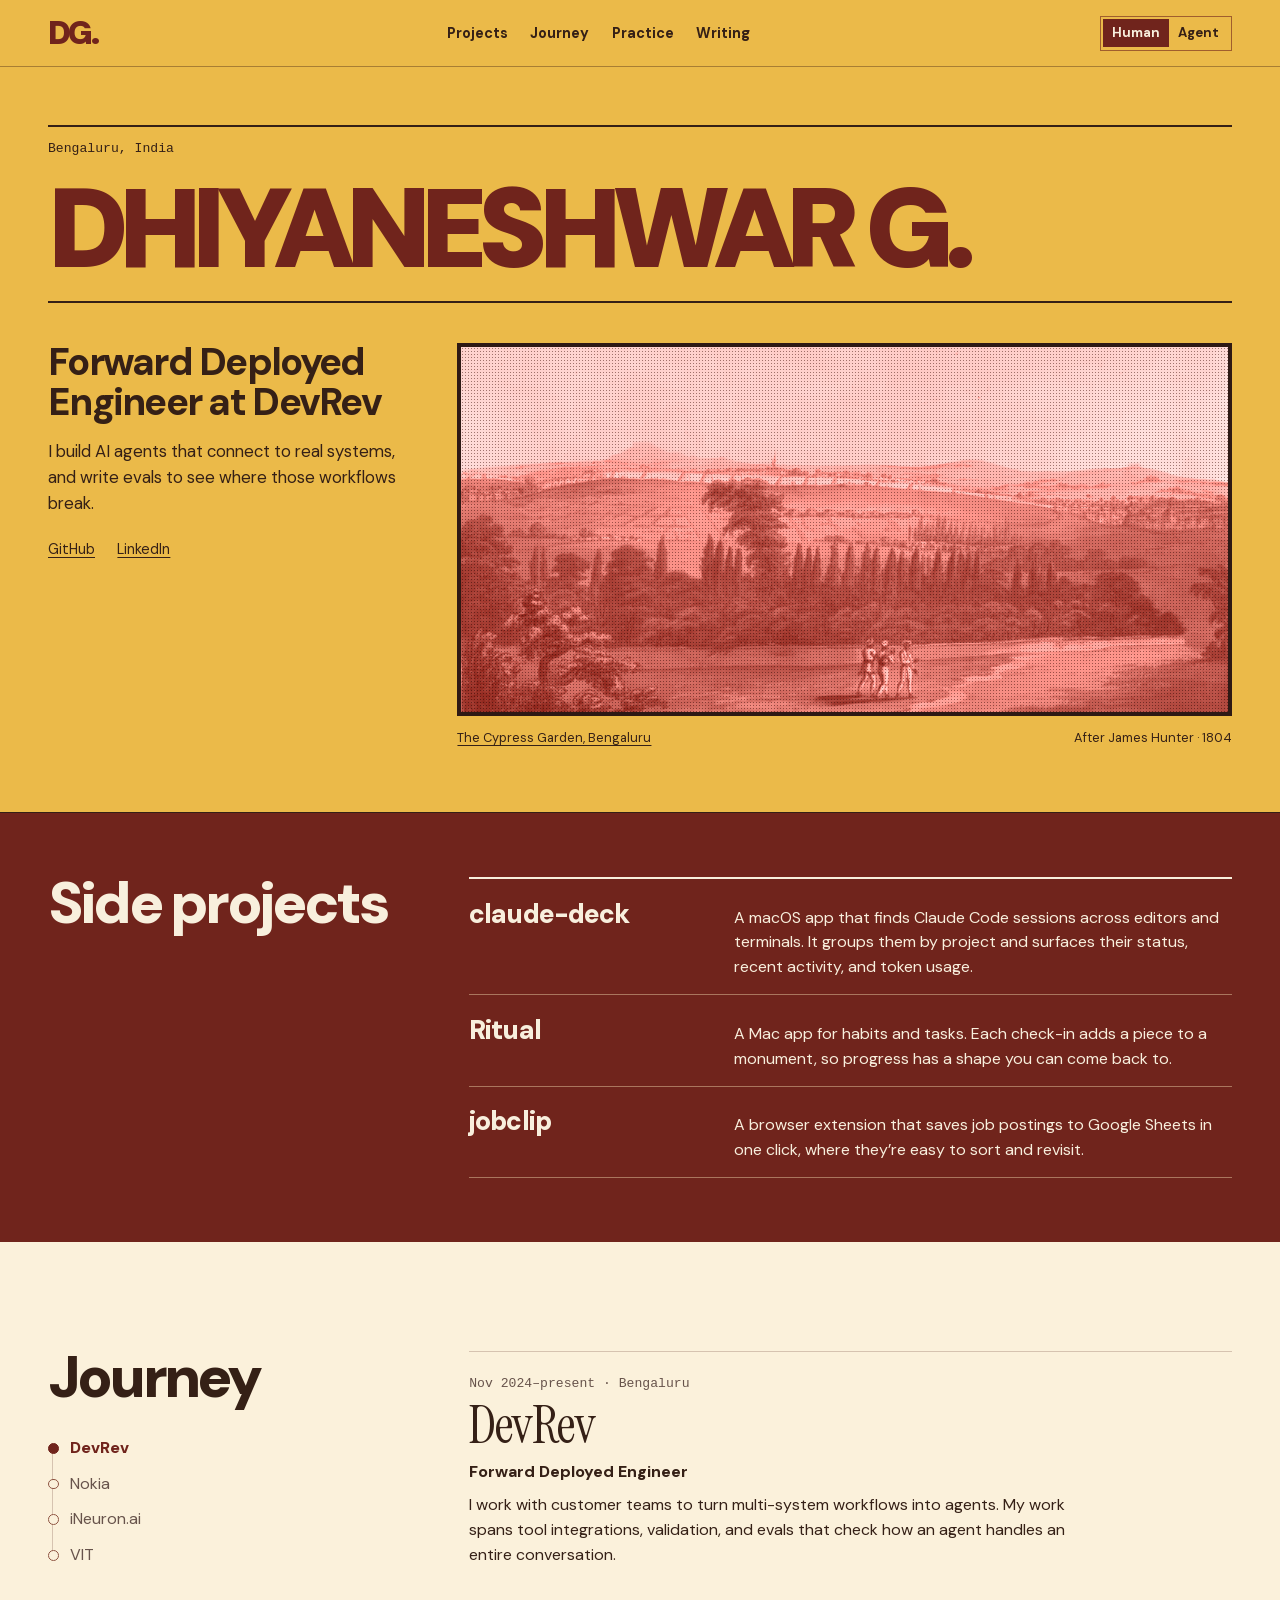
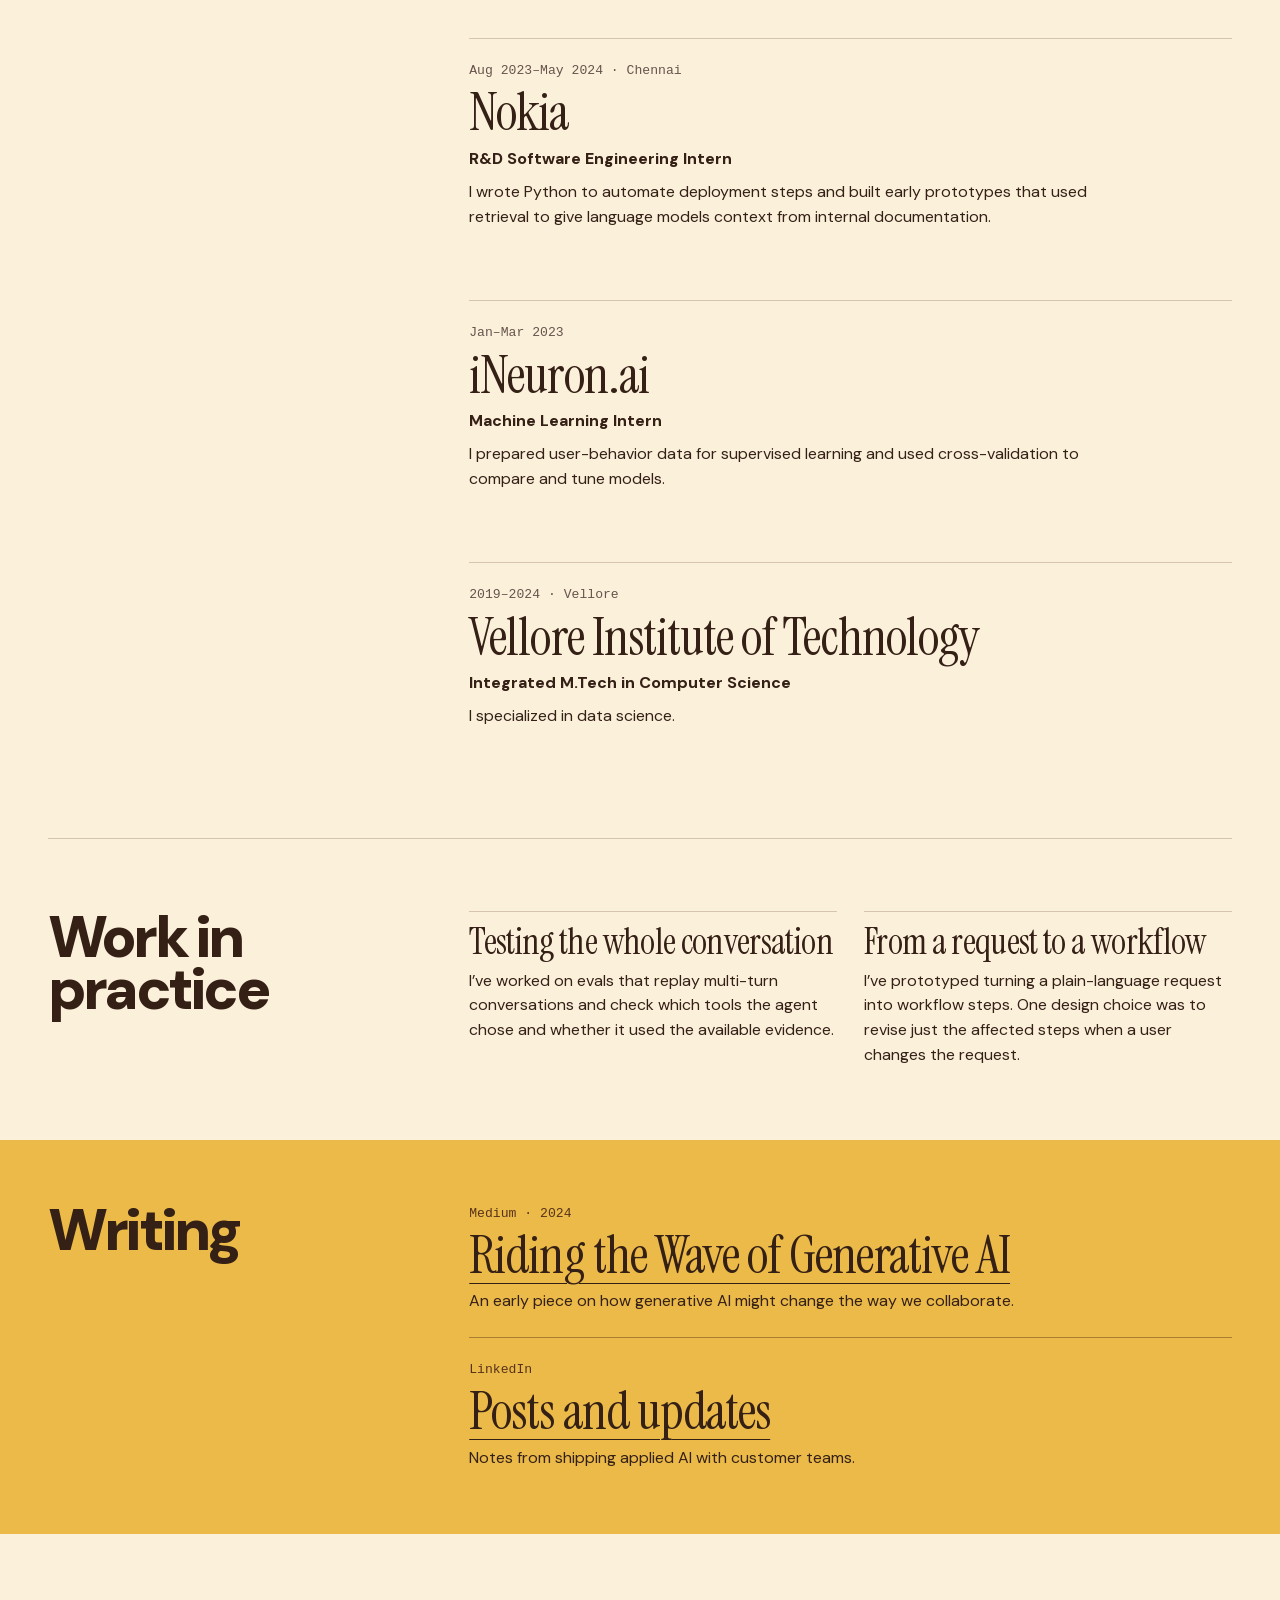
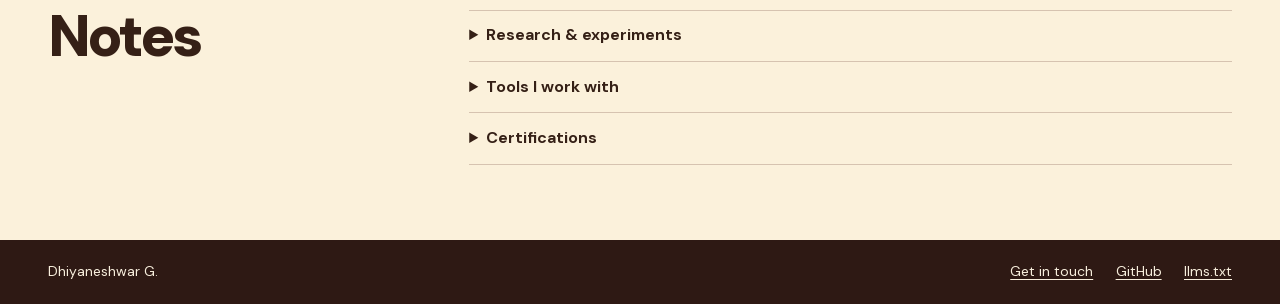
<file: index.html>
<!doctype html>
<html lang="en">
<head>
  <meta charset="utf-8">
  <meta name="viewport" content="width=device-width, initial-scale=1">
  <meta name="description" content="Dhiyaneshwar G., Forward Deployed Engineer at DevRev. AI agents, evals, and side projects.">
  <link rel="alternate" type="text/plain" href="llms.txt" title="Portfolio for LLMs">
  <link rel="icon" type="image/png" sizes="32x32" href="favicon-32.png">
  <link rel="icon" type="image/png" sizes="64x64" href="favicon-64.png">
  <link rel="stylesheet" href="style.css">
  <link rel="stylesheet" href="paperback.css">
  <title>Dhiyaneshwar G. — Portfolio</title>
</head>
<body class="paperback">
  <a class="skip" href="#main">Skip to content</a>
  <header class="masthead">
    <div class="wrap bar">
      <a class="signature" href="#top" aria-label="Dhiyaneshwar G., back to top">DG.</a>
      <nav class="sections" aria-label="Sections">
        <a href="#work">Projects</a><a href="#journey">Journey</a><a href="#research">Practice</a><a href="#writing">Writing</a>
      </nav>
      <nav class="view" aria-label="Portfolio view">
        <a href="./" aria-current="page">Human</a><a href="agent.html">Agent</a>
      </nav>
    </div>
  </header>
  <main id="main">
    <section class="cover" id="top" aria-labelledby="name">
      <div class="wrap cover-grid">
        <div class="paperback-title">
          <p class="place">Bengaluru, India</p>
          <h1 id="name">Dhiyaneshwar G.</h1>
        </div>
        <div class="cover-copy">
          <p class="role">Forward Deployed Engineer at DevRev</p>
          <p class="intro">I build AI agents that connect to real systems, and write evals to see where those workflows break.</p>
          <div class="cover-links"><a href="https://github.com/Dhiyaneshwar05">GitHub</a><a href="https://www.linkedin.com/in/dhiyanesh-g/">LinkedIn</a></div>
        </div>
        <figure class="cover-art">
          <div class="paperback-print" role="img" aria-label="An archival print of Bengaluru’s Cypress Garden, tinted oxblood with a halftone texture"></div>
          <figcaption><a href="https://commons.wikimedia.org/wiki/File:East_view_of_Bangalore,_with_the_cypress_garden,_from_a_pagoda..jpg">The Cypress Garden, Bengaluru</a><span>After James Hunter · 1804</span></figcaption>
        </figure>
      </div>
    </section>

    <section class="projects" id="work" aria-labelledby="projects-heading">
      <div class="wrap section-grid">
        <h2 id="projects-heading">Side projects</h2>
        <ul class="project-list">
          <li><a href="https://github.com/Dhiyaneshwar05/claude-deck"><strong>claude-deck</strong><span>A macOS app that finds Claude Code sessions across editors and terminals. It groups them by project and surfaces their status, recent activity, and token usage.</span></a></li>
          <li><a href="https://github.com/Dhiyaneshwar05/ritual"><strong>Ritual</strong><span>A Mac app for habits and tasks. Each check-in adds a piece to a monument, so progress has a shape you can come back to.</span></a></li>
          <li><a href="https://github.com/Dhiyaneshwar05/jobclip"><strong>jobclip</strong><span>A browser extension that saves job postings to Google Sheets in one click, where they’re easy to sort and revisit.</span></a></li>
        </ul>
      </div>
    </section>

    <section class="wrap section-grid journey" id="journey" aria-labelledby="journey-heading">
      <div class="journey-index">
        <h2 id="journey-heading">Journey</h2>
        <nav aria-label="Journey milestones">
          <ol>
            <li><a href="#devrev" aria-current="location">DevRev</a></li>
            <li><a href="#nokia">Nokia</a></li>
            <li><a href="#ineuron">iNeuron.ai</a></li>
            <li><a href="#vit">VIT</a></li>
          </ol>
        </nav>
      </div>
      <div class="chapters">
        <article id="devrev">
          <p class="dateline"><time datetime="2024-11">Nov 2024</time>–present · Bengaluru</p>
          <h3>DevRev</h3>
          <p class="chapter-role">Forward Deployed Engineer</p>
          <p>I work with customer teams to turn multi-system workflows into agents. My work spans tool integrations, validation, and evals that check how an agent handles an entire conversation.</p>
        </article>
        <article id="nokia">
          <p class="dateline"><time datetime="2023-08">Aug 2023</time>–<time datetime="2024-05">May 2024</time> · Chennai</p>
          <h3>Nokia</h3>
          <p class="chapter-role">R&amp;D Software Engineering Intern</p>
          <p>I wrote Python to automate deployment steps and built early prototypes that used retrieval to give language models context from internal documentation.</p>
        </article>
        <article id="ineuron">
          <p class="dateline"><time datetime="2023-01">Jan</time>–<time datetime="2023-03">Mar 2023</time></p>
          <h3>iNeuron.ai</h3>
          <p class="chapter-role">Machine Learning Intern</p>
          <p>I prepared user-behavior data for supervised learning and used cross-validation to compare and tune models.</p>
        </article>
        <article id="vit">
          <p class="dateline"><time datetime="2019">2019</time>–<time datetime="2024">2024</time> · Vellore</p>
          <h3>Vellore Institute of Technology</h3>
          <p class="chapter-role">Integrated M.Tech in Computer Science</p>
          <p>I specialized in data science.</p>
        </article>
      </div>
    </section>

    <section class="wrap section-grid practice" id="research" aria-labelledby="research-heading">
      <h2 id="research-heading">Work in practice</h2>
      <div class="practice-list">
        <article>
          <h3>Testing the whole conversation</h3>
          <p>I’ve worked on evals that replay multi-turn conversations and check which tools the agent chose and whether it used the available evidence.</p>
        </article>
        <article>
          <h3>From a request to a workflow</h3>
          <p>I’ve prototyped turning a plain-language request into workflow steps. One design choice was to revise just the affected steps when a user changes the request.</p>
        </article>
      </div>
    </section>

    <section class="writing" id="writing" aria-labelledby="writing-heading">
      <div class="wrap section-grid">
        <h2 id="writing-heading">Writing</h2>
        <div class="writing-list">
          <article>
            <p class="dateline">Medium · <time datetime="2024">2024</time></p>
            <h3><a href="https://medium.com/@dhiyanu/riding-the-wave-of-generative-ai-navigating-collaboration-innovation-and-the-future-72f41212630f">Riding the Wave of Generative AI</a></h3>
            <p>An early piece on how generative AI might change the way we collaborate.</p>
          </article>
          <article>
            <p class="dateline">LinkedIn</p>
            <h3><a href="https://in.linkedin.com/in/dhiyanesh-g">Posts and updates</a></h3>
            <p>Notes from shipping applied AI with customer teams.</p>
          </article>
        </div>
      </div>
    </section>

    <section class="wrap section-grid notes" id="notes" aria-labelledby="notes-heading">
      <h2 id="notes-heading">Notes</h2>
      <div class="details">
        <details><summary>Research &amp; experiments</summary>
          <p>I’ve been exploring how coding-agent harnesses expose session state to other tools.</p>
          <p>I’ve also prototyped ways to turn documents into structured records and link generated answers back to their sources.</p>
        </details>
        <details><summary>Tools I work with</summary>
          <p>Python, TypeScript, and SQL. Tool calling, MCP, retrieval, and multi-turn evals.</p>
        </details>
        <details><summary>Certifications</summary>
          <ul><li>Machine Learning Specialization · Stanford Online, Coursera</li><li>Google Data Analytics · Coursera</li></ul>
        </details>
      </div>
    </section>
  </main>
  <footer class="footer" id="contact">
    <div class="wrap bar"><span>Dhiyaneshwar G.</span><nav aria-label="Contact and plain text"><a href="https://www.linkedin.com/in/dhiyanesh-g/">Get in touch</a><a href="https://github.com/Dhiyaneshwar05">GitHub</a><a href="llms.txt">llms.txt</a></nav></div>
  </footer>
  <script>
    const milestones = Array.from(document.querySelectorAll('.journey-index a'));
    const chapters = milestones.map((link) => document.getElementById(link.hash.slice(1)));
    const updateJourney = () => {
      const readingLine = Math.min(150, window.innerHeight * 0.22);
      const active = chapters.findLastIndex((chapter) => chapter.getBoundingClientRect().top <= readingLine);
      for (const [index, link] of milestones.entries()) {
        if (index === Math.max(0, active)) link.setAttribute('aria-current', 'location');
        else link.removeAttribute('aria-current');
      }
    };
    let scheduled = false;
    function queueJourneyUpdate() {
      if (scheduled) return;
      scheduled = true;
      requestAnimationFrame(() => {
        scheduled = false;
        updateJourney();
      });
    }
    window.addEventListener('scroll', queueJourneyUpdate, { passive: true });
    window.addEventListener('resize', queueJourneyUpdate);
    window.addEventListener('pageshow', queueJourneyUpdate);
    queueJourneyUpdate();
  </script>
</body>
</html>
</file>
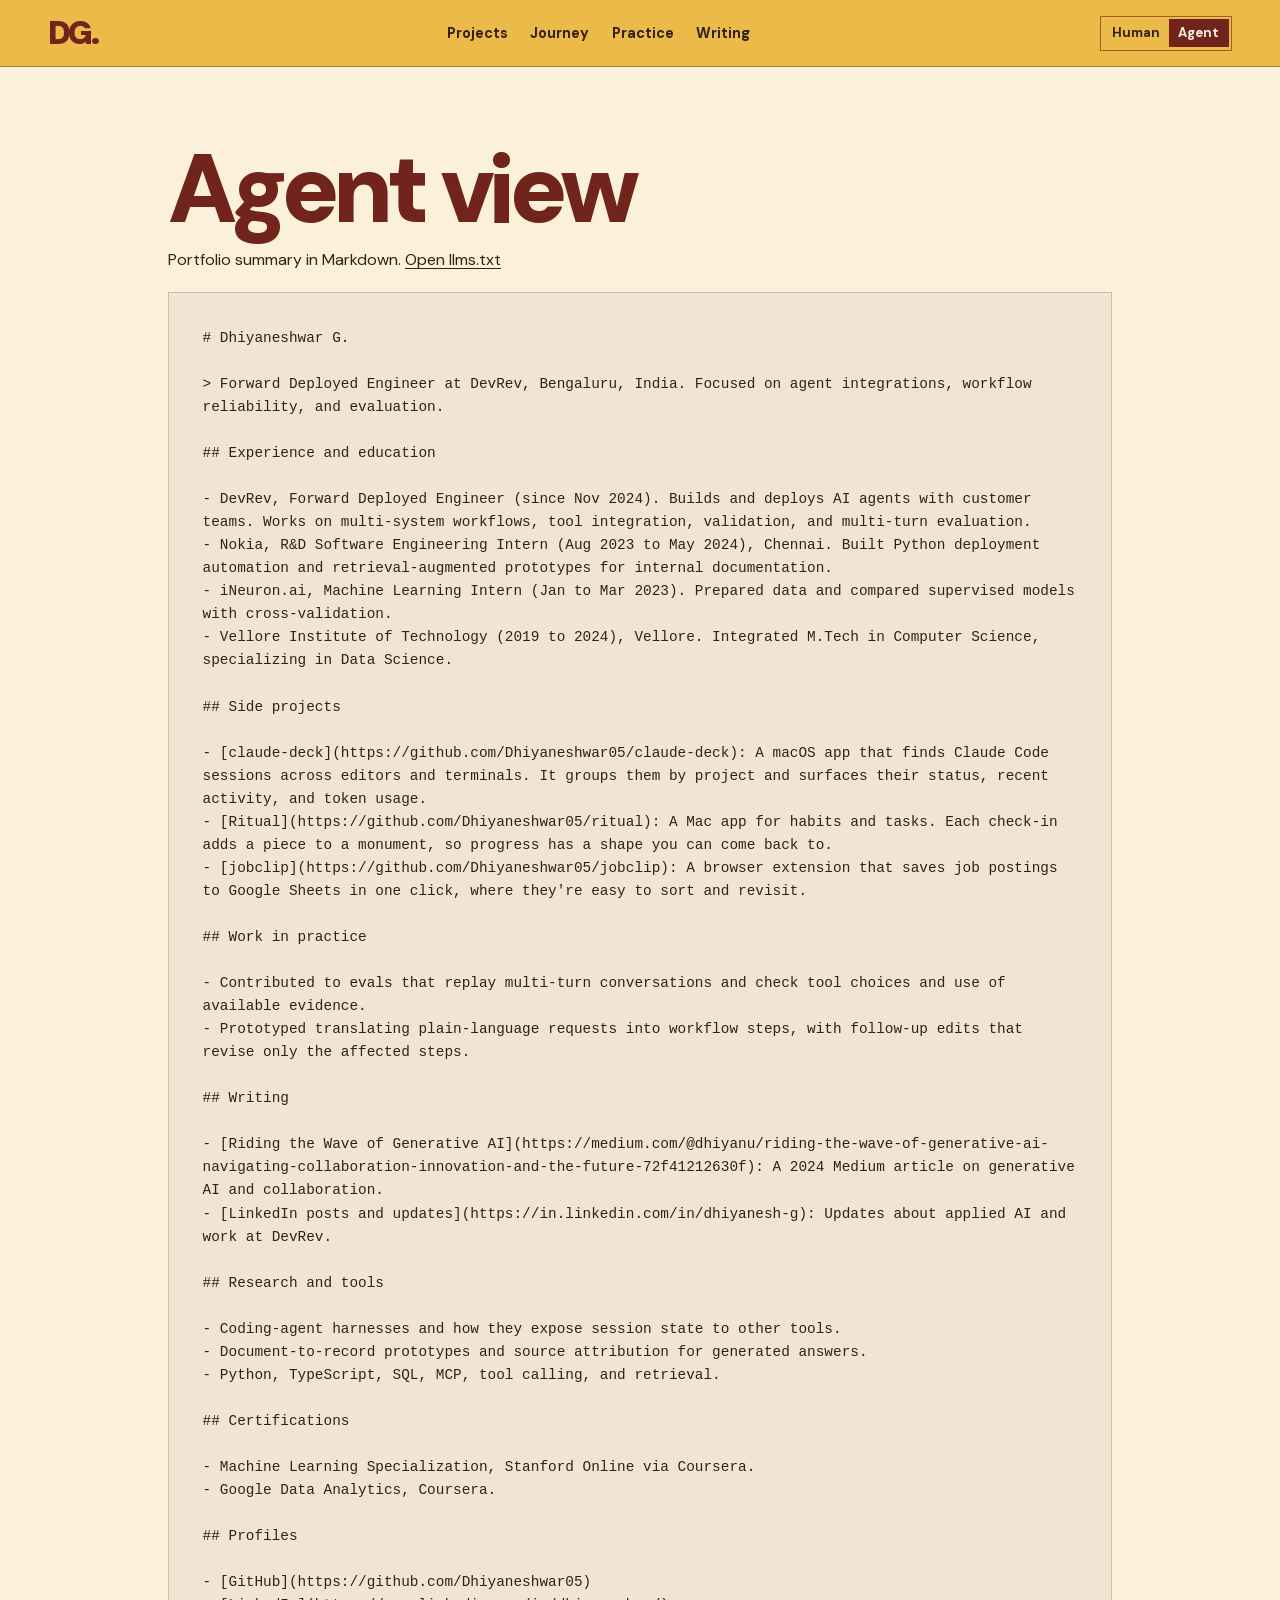
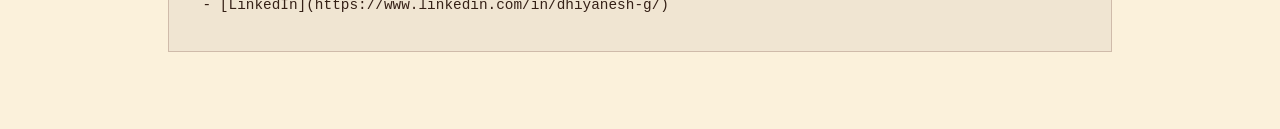
<file: agent.html>
<!doctype html>
<html lang="en">
<head>
  <meta charset="utf-8">
  <meta name="viewport" content="width=device-width, initial-scale=1">
  <meta name="description" content="Plain-text portfolio summary for Dhiyaneshwar G.">
  <link rel="alternate" type="text/plain" href="llms.txt" title="Portfolio for LLMs">
  <link rel="icon" type="image/png" sizes="32x32" href="favicon-32.png">
  <link rel="icon" type="image/png" sizes="64x64" href="favicon-64.png">
  <link rel="stylesheet" href="style.css">
  <link rel="stylesheet" href="paperback.css">
  <title>Dhiyaneshwar G. — Agent view</title>
</head>
<body class="paperback">
  <a class="skip" href="#main">Skip to content</a>
  <header class="masthead">
    <div class="wrap bar">
      <a class="signature" href="./" aria-label="Dhiyaneshwar G., portfolio home">DG.</a>
      <nav class="sections" aria-label="Sections">
        <a href="./#work">Projects</a><a href="./#journey">Journey</a><a href="./#research">Practice</a><a href="./#writing">Writing</a>
      </nav>
      <nav class="view" aria-label="Portfolio view">
        <a href="./">Human</a><a href="agent.html" aria-current="page">Agent</a>
      </nav>
    </div>
  </header>
  <main class="wrap agent-view" id="main">
    <h1>Agent view</h1>
    <p class="agent-intro">Portfolio summary in Markdown. <a href="llms.txt">Open llms.txt</a></p>
    <pre><code># Dhiyaneshwar G.

&gt; Forward Deployed Engineer at DevRev, Bengaluru, India. Focused on agent integrations, workflow reliability, and evaluation.

## Experience and education

- DevRev, Forward Deployed Engineer (since Nov 2024). Builds and deploys AI agents with customer teams. Works on multi-system workflows, tool integration, validation, and multi-turn evaluation.
- Nokia, R&amp;D Software Engineering Intern (Aug 2023 to May 2024), Chennai. Built Python deployment automation and retrieval-augmented prototypes for internal documentation.
- iNeuron.ai, Machine Learning Intern (Jan to Mar 2023). Prepared data and compared supervised models with cross-validation.
- Vellore Institute of Technology (2019 to 2024), Vellore. Integrated M.Tech in Computer Science, specializing in Data Science.

## Side projects

- [claude-deck](https://github.com/Dhiyaneshwar05/claude-deck): A macOS app that finds Claude Code sessions across editors and terminals. It groups them by project and surfaces their status, recent activity, and token usage.
- [Ritual](https://github.com/Dhiyaneshwar05/ritual): A Mac app for habits and tasks. Each check-in adds a piece to a monument, so progress has a shape you can come back to.
- [jobclip](https://github.com/Dhiyaneshwar05/jobclip): A browser extension that saves job postings to Google Sheets in one click, where they&#x27;re easy to sort and revisit.

## Work in practice

- Contributed to evals that replay multi-turn conversations and check tool choices and use of available evidence.
- Prototyped translating plain-language requests into workflow steps, with follow-up edits that revise only the affected steps.

## Writing

- [Riding the Wave of Generative AI](https://medium.com/@dhiyanu/riding-the-wave-of-generative-ai-navigating-collaboration-innovation-and-the-future-72f41212630f): A 2024 Medium article on generative AI and collaboration.
- [LinkedIn posts and updates](https://in.linkedin.com/in/dhiyanesh-g): Updates about applied AI and work at DevRev.

## Research and tools

- Coding-agent harnesses and how they expose session state to other tools.
- Document-to-record prototypes and source attribution for generated answers.
- Python, TypeScript, SQL, MCP, tool calling, and retrieval.

## Certifications

- Machine Learning Specialization, Stanford Online via Coursera.
- Google Data Analytics, Coursera.

## Profiles

- [GitHub](https://github.com/Dhiyaneshwar05)
- [LinkedIn](https://www.linkedin.com/in/dhiyanesh-g/)</code></pre>
  </main>
</body>
</html>
</file>
<file: style.css>
@font-face {
  font-family: Instrument;
  src: url(fonts/instrument-serif.woff2) format("woff2");
  font-display: swap;
}
@font-face {
  font-family: Instrument;
  src: url(fonts/instrument-serif-italic.woff2) format("woff2");
  font-style: italic;
  font-display: swap;
}
@font-face {
  font-family: DM;
  src: url(fonts/dm-sans.woff2) format("woff2");
  font-weight: 100 1000;
  font-display: swap;
}
:root {
  --cream: #f8efdd;
  --paper: #f9f4e9;
  --oxblood: #481719;
  --dark: #2b1214;
  --gold: #ecb946;
  --ink: #342421;
  --muted: #67534b;
  --rule: #78504448;
  --display: Instrument, Georgia, serif;
  --sans: DM, system-ui, sans-serif;
  --mono: ui-monospace, Menlo, monospace;
}
* { box-sizing: border-box; }
body { margin: 0; background: var(--paper); color: var(--ink); font: 1rem/1.55 var(--sans); }
h1, h2, h3, p, figure, ol, ul { margin: 0; }
a { color: inherit; text-underline-offset: .2em; }
a:hover { text-decoration-thickness: .12em; }
a:focus-visible, summary:focus-visible { outline: 2px solid currentColor; outline-offset: 4px; }
.wrap { width: min(76rem, calc(100% - 6rem)); margin-inline: auto; }
.skip { position: absolute; top: 1rem; left: 1rem; z-index: 3; transform: translateY(-200%); }
.skip:focus { transform: none; padding: .45rem .7rem; background: var(--gold); }
.masthead, .footer { background: var(--dark); color: var(--cream); }
.bar { min-height: 4rem; display: flex; align-items: center; justify-content: space-between; gap: 1rem; }
.masthead .bar { min-height: 4.15rem; }
.signature { font: italic 2.05rem/1 var(--display); text-decoration: none; }
.sections, .cover-links, .footer nav { display: flex; flex-wrap: wrap; gap: .5rem 1.4rem; }
.sections a { font-size: .9rem; text-decoration: none; }
.sections a:hover { text-decoration: underline; }
.view { display: flex; align-items: center; border: 1px solid #f5debd73; border-radius: .18rem; padding: .15rem; }
.view a { text-decoration: none; line-height: 1.2; padding: .4rem .57rem; font-size: .82rem; }
.view [aria-current] { background: var(--gold); color: var(--dark); font-weight: 750; }

.cover {
  color: var(--cream);
  background: radial-gradient(ellipse at 99% 10%, #9b5922, #612319 31%, var(--oxblood) 69%, #3a1318);
  border-bottom: 1px solid #2b1214;
}
.cover-grid {
  display: grid;
  grid-template-columns: minmax(0, .95fr) minmax(0, 1.05fr);
  align-items: center;
  gap: clamp(1.7rem, 4.8vw, 5rem);
  padding-block: clamp(3.25rem, 6.8vw, 6.3rem) clamp(2.75rem, 5.2vw, 4.8rem);
}
.place, .dateline { font: .82rem/1.45 var(--mono); }
.place { color: #f0be63; margin-bottom: 1.1rem; }
.cover-copy { container-type: inline-size; }
.cover h1 { font: 400 clamp(3rem, 20cqw, 7.4rem)/.83 var(--display); letter-spacing: -.042em; }
.cover h1 em { display: block; font-weight: 400; }
.role { margin-top: 1.4rem; font-weight: 760; font-size: clamp(.98rem, 1.62vw, 1.25rem); }
.intro { max-width: 33ch; color: #f8e5cf; margin-top: .6rem; font-size: 1.05rem; }
.cover-links { margin-top: 1.35rem; font-size: .9rem; }
.triptych {
  --art: url(assets/bengaluru.webp);
  display: grid;
  grid-template-columns: repeat(3, minmax(0, 1fr));
  gap: .48rem;
  aspect-ratio: 1.5;
}
.triptych div {
  background: #c6ad83 var(--art) no-repeat;
  background-size: 300% auto;
  border: 1px solid #f3d1a378;
  box-shadow: 0 .6rem 1.3rem #210c0ba3;
}
.triptych div:nth-child(1) { background-position: 0 67%; }
.triptych div:nth-child(2) { background-position: 50% 67%; }
.triptych div:nth-child(3) { background-position: 100% 67%; }
.cover-art figcaption { display: flex; flex-wrap: wrap; justify-content: space-between; gap: .2rem .8rem; margin-top: .8rem; color: #ffebcf; font-size: .8rem; }

.section-grid { display: grid; grid-template-columns: minmax(11rem, .7fr) minmax(0, 1.55fr); gap: clamp(1.5rem, 6vw, 6rem); }
h2 { font: 400 clamp(3.25rem, 6.1vw, 5.2rem)/.9 var(--display); letter-spacing: -.03em; }
.projects { background: var(--gold); color: #391e16; }
.projects .section-grid { align-items: start; padding-block: clamp(2.8rem, 5vw, 4.6rem); }
.projects h2 { color: #67241b; }
.project-list { list-style: none; padding: 0; border-top: 2px solid currentColor; }
.project-list li { border-bottom: 1px solid #43231365; }
.project-list a { display: grid; grid-template-columns: minmax(8.5rem, .5fr) 1fr; align-items: baseline; gap: .2rem 1rem; padding-block: .9rem; text-decoration: none; }
.project-list a:hover strong { text-decoration: underline; }
.project-list strong { font-weight: 900; letter-spacing: -.035em; font-size: clamp(1.15rem, 2.5vw, 1.65rem); }

.journey { padding-block: clamp(3.5rem, 8.5vw, 7rem); align-items: start; }
.journey-index { position: sticky; top: 2rem; }
.journey-index ol { list-style: none; padding: 0; margin-top: 1.7rem; position: relative; }
.journey-index ol::before { content: ""; position: absolute; top: 1rem; bottom: 1rem; left: .27rem; width: 1px; background: var(--rule); }
.journey-index a { display: flex; align-items: center; gap: .7rem; padding: .34rem 0; width: fit-content; color: var(--muted); text-decoration: none; }
.journey-index a::before { z-index: 1; content: ""; width: .55rem; height: .55rem; border: 1px solid #8e5442; border-radius: 50%; background: var(--paper); }
.journey-index a[aria-current] { color: var(--oxblood); font-weight: 800; }
.journey-index a[aria-current]::before { background: var(--oxblood); border-color: var(--oxblood); }
.journey-index a:hover { text-decoration: underline; }
.chapters article { border-top: 1px solid var(--rule); padding: 1.4rem 0 clamp(2.2rem, 5.5vw, 4.4rem); scroll-margin-top: 1.5rem; }
.chapters article:last-child { padding-bottom: 0; }
.dateline { color: var(--muted); }
h3 { font: 400 clamp(2rem, 4.1vw, 3.7rem)/.98 var(--display); letter-spacing: -.018em; }
.chapters h3, .writing h3 { margin-top: .45rem; }
.chapter-role { font-weight: 750; margin-top: .52rem; }
.chapters article > p:last-child, .writing article > p:last-child, .details p { max-width: 58ch; margin-top: .5rem; }

.practice { padding-block: clamp(2.5rem, 6vw, 4.5rem); border-top: 1px solid var(--rule); }
.practice-list { display: grid; grid-template-columns: repeat(auto-fit, minmax(min(100%, 16rem), 1fr)); gap: 1.65rem; }
.practice-list article { border-top: 1px solid var(--rule); padding-top: .8rem; }
.practice-list h3 { font-size: clamp(1.65rem, 2.8vw, 2.4rem); }
.practice-list p { margin-top: .55rem; }

.writing { color: var(--cream); background: var(--oxblood); padding-block: clamp(2.8rem, 5vw, 4.8rem); }
.writing .dateline { color: #e8c5a7; }
.writing-list article + article { border-top: 1px solid #f0dec363; margin-top: 1.45rem; padding-top: 1.35rem; }
.writing h3 a { text-decoration-thickness: 1px; }
.notes { padding-block: clamp(2.6rem, 6vw, 4.7rem); }
.details { border-bottom: 1px solid var(--rule); }
.details details { border-top: 1px solid var(--rule); padding: .8rem 0; }
.details summary { cursor: pointer; font-weight: 680; }
.details ul { padding: .5rem 0 0 1.3rem; }
.footer .bar { padding-block: .75rem; flex-wrap: wrap; }
.footer a, .footer span { font-size: .875rem; }

.agent-view { padding-block: clamp(2.6rem, 6vw, 5rem); max-width: 59rem; }
.agent-view h1 { font: 400 clamp(3.3rem, 8vw, 6rem)/.95 var(--display); letter-spacing: -.03em; }
.agent-view .agent-intro { margin: .8rem 0 1.2rem; }
.agent-view pre { background: #f0e5d2; border: 1px solid var(--rule); padding: clamp(1rem, 4vw, 2.1rem); margin: 0; white-space: pre-wrap; overflow-wrap: anywhere; font: .9rem/1.6 var(--mono); }

@media (max-width: 62rem) {
  .wrap { width: calc(100% - 3rem); }
}
@media (max-width: 46rem) {
  .wrap { width: calc(100% - 2rem); }
  .cover-grid, .section-grid { grid-template-columns: 1fr; }
  .cover-grid { padding-block: 2.6rem 2.1rem; gap: 2.2rem; }
  .cover h1 { font-size: clamp(3.3rem, 11.2vw, 5.3rem); }
  .cover h1 em { display: inline; }
  .place { margin-bottom: .85rem; }
  .role { margin-top: .9rem; }
  .triptych { gap: .26rem; }
  .journey-index { position: static; }
  .journey-index ol { display: flex; flex-wrap: wrap; gap: .25rem 1rem; margin-top: 1rem; }
  .journey-index ol::before { display: none; }
  .journey-index a { font-size: .875rem; gap: .3rem; }
}
@media (max-width: 30rem) {
  .bar { gap: .55rem; }
  .masthead .bar { flex-wrap: wrap; padding-block: .55rem; }
  .sections { order: 1; width: 100%; border-top: 1px solid #f5debd48; padding-top: .55rem; }
  .cover h1 { font-size: clamp(2.8rem, 12vw, 3.7rem); }
  .project-list a { grid-template-columns: 1fr; }
}
</file>
<file: paperback.css>
.paperback {
  --gold: #ebba49;
  --paper: #fbf1db;
  --oxblood: #70241c;
  --dark: #2e1914;
  --ink: #352016;
}
.paperback .cover {
  background: var(--gold);
  color: var(--ink);
  border-color: var(--ink);
}
.paperback .cover-grid {
  padding-block: clamp(2.5rem, 4.5vw, 4.2rem) clamp(2.6rem, 5vw, 4.5rem);
  gap: clamp(1.4rem, 3.1vw, 2.65rem);
  grid-template-columns: minmax(0, .74fr) minmax(0, 1.55fr);
  align-items: start;
}
.paperback-title {
  grid-column: 1 / -1;
  padding-block: .75rem 1.25rem;
  border-block: 2px solid var(--ink);
}
.paperback .place, .paperback .cover-art figcaption { color: var(--ink); }
.paperback .cover h1 {
  font: 1000 clamp(2rem, 8.8vw, 7.2rem)/.94 var(--sans);
  color: var(--oxblood);
  text-transform: uppercase;
  letter-spacing: -.087em;
}
.paperback .cover-copy { container-type: normal; }
.paperback .role {
  font-size: clamp(1.4rem, 3vw, 2.55rem);
  line-height: 1.03;
  max-width: 18ch;
  letter-spacing: -.045em;
  margin-top: 0;
}
.paperback .intro { color: var(--ink); margin-top: 1rem; }
.paperback-print {
  position: relative;
  aspect-ratio: 2.08;
  isolation: isolate;
  border: .25rem solid var(--dark);
  background: #9b3228 url(assets/bengaluru.webp) center 66%/cover no-repeat;
  background-blend-mode: luminosity;
}
.paperback-print::after {
  content: "";
  position: absolute;
  inset: 0;
  background: radial-gradient(circle, #49201685 0 .54px, transparent .8px) 0 0/3px 3px;
  mix-blend-mode: multiply;
}
.paperback .projects {
  color: var(--cream);
  background: var(--oxblood);
}
.paperback .projects h2 { color: inherit; }
.paperback .project-list li { border-color: #ffedbf67; }
.paperback .writing {
  background: var(--gold);
  color: var(--ink);
}
.paperback .writing .dateline { color: #58331b; }
.paperback .writing-list article + article { border-color: #43231365; }
.paperback h2 {
  font-family: var(--sans);
  font-weight: 900;
  font-size: clamp(2.3rem, 4.55vw, 3.7rem);
  letter-spacing: -.065em;
}
@media (max-width: 46rem) {
  .paperback .cover-grid { grid-template-columns: 1fr; }
  .paperback .cover h1 { font-size: clamp(2.25rem, 10.5vw, 4.8rem); }
  .paperback .role { max-width: none; }
}

.paperback .masthead {
  background: var(--gold);
  color: var(--ink);
  border-bottom: 1px solid #43231365;
  font-family: var(--sans);
}
.paperback .masthead .signature {
  font: 1000 2rem/.95 var(--sans);
  letter-spacing: -.085em;
  color: var(--oxblood);
}
.paperback .masthead .sections a,
.paperback .masthead .view a {
  font-family: inherit;
  font-weight: 700;
}
.paperback .masthead .view {
  border-color: #70241c9a;
  border-radius: 0;
}
.paperback .masthead .view [aria-current] {
  background: var(--oxblood);
  color: var(--cream);
}
.paperback .agent-view h1 {
  font-family: var(--sans);
  font-weight: 900;
  letter-spacing: -.065em;
  color: var(--oxblood);
}
@media (max-width: 30rem) {
  .paperback .masthead .sections { border-top-color: #43231365; }
}
</file>
